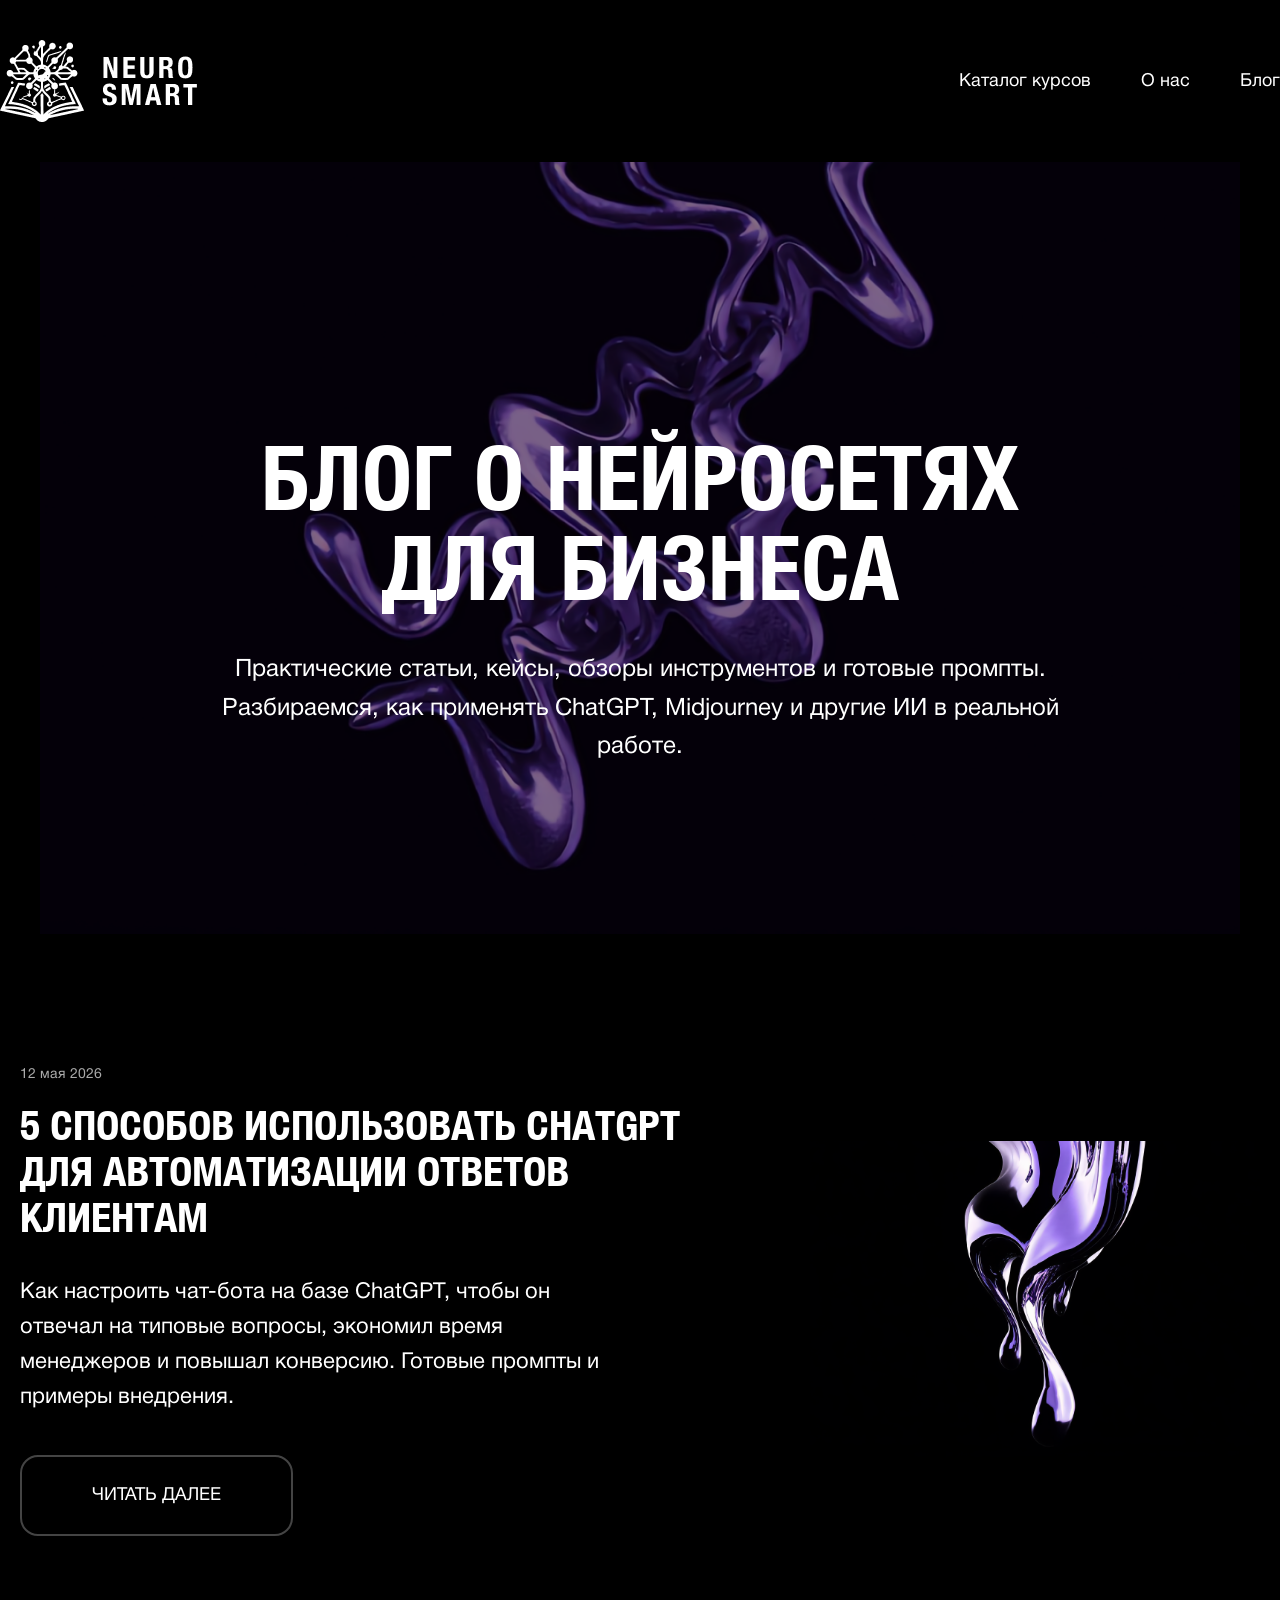
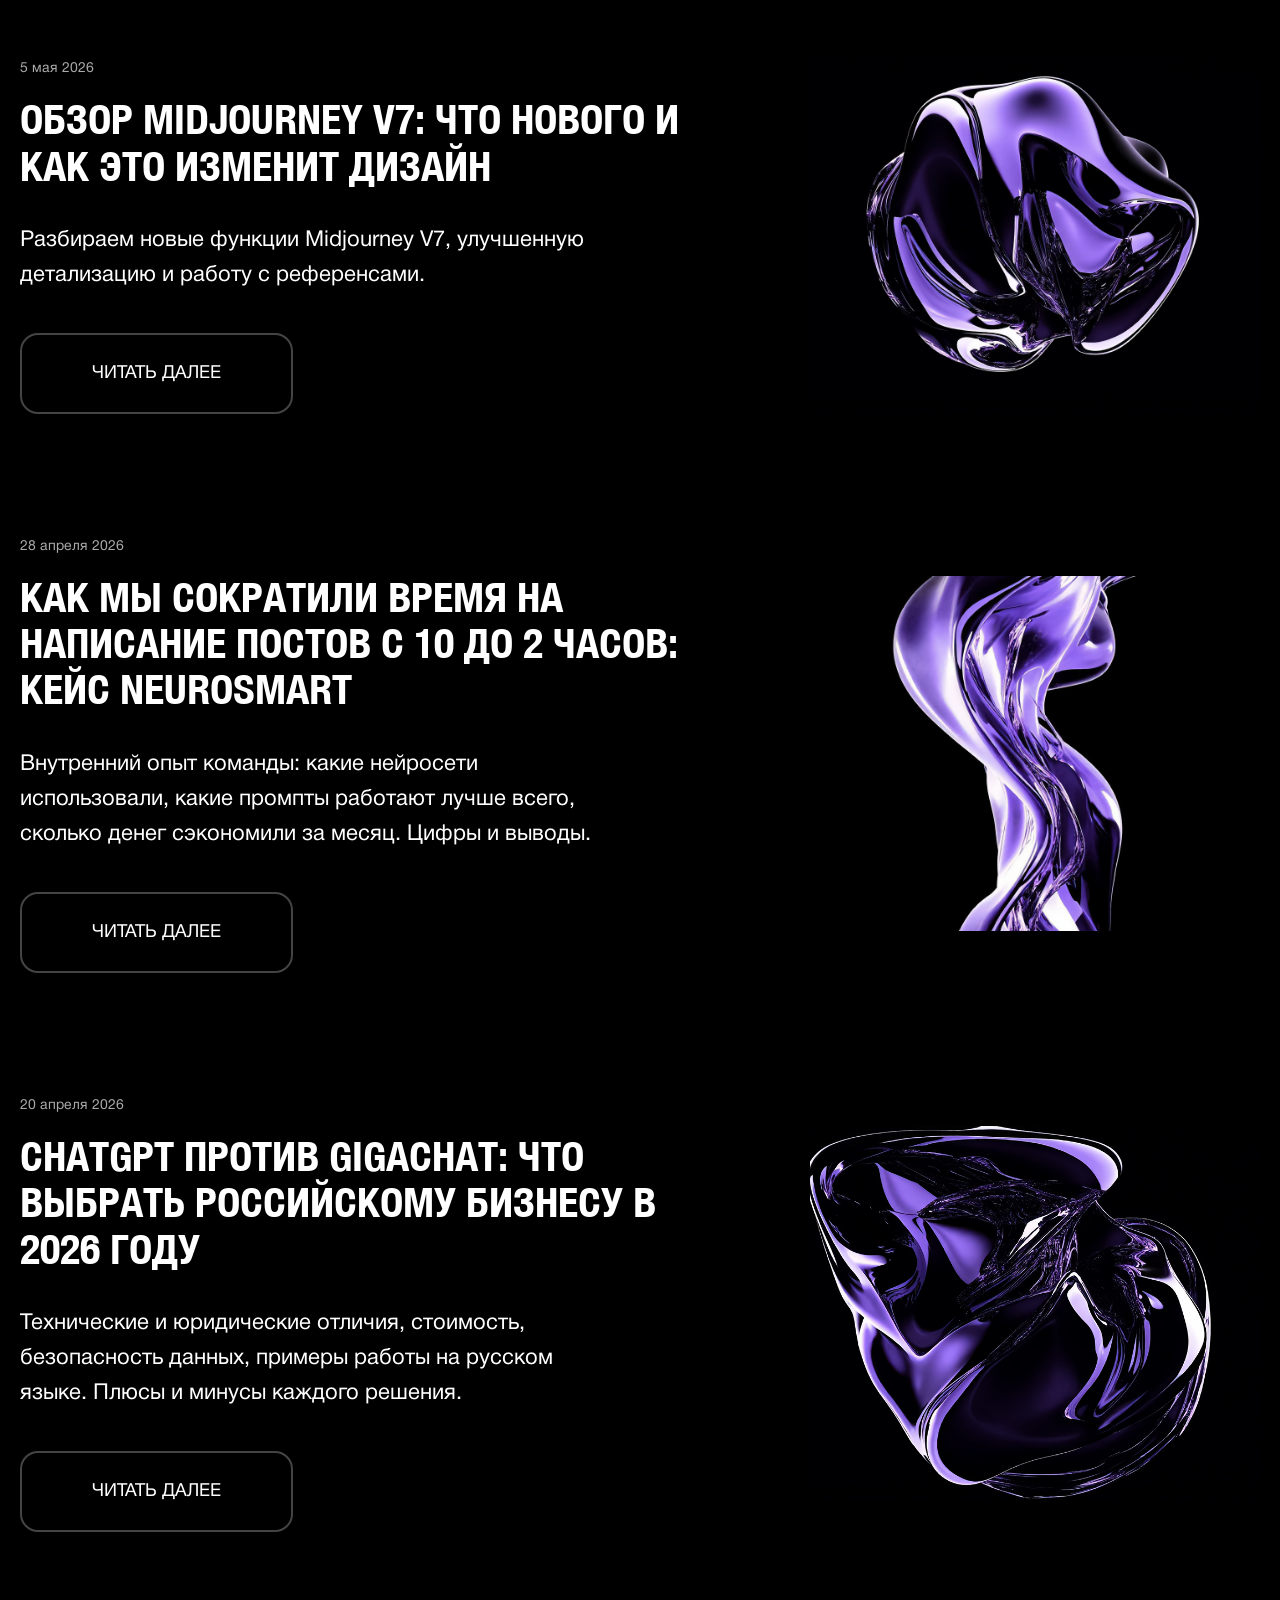
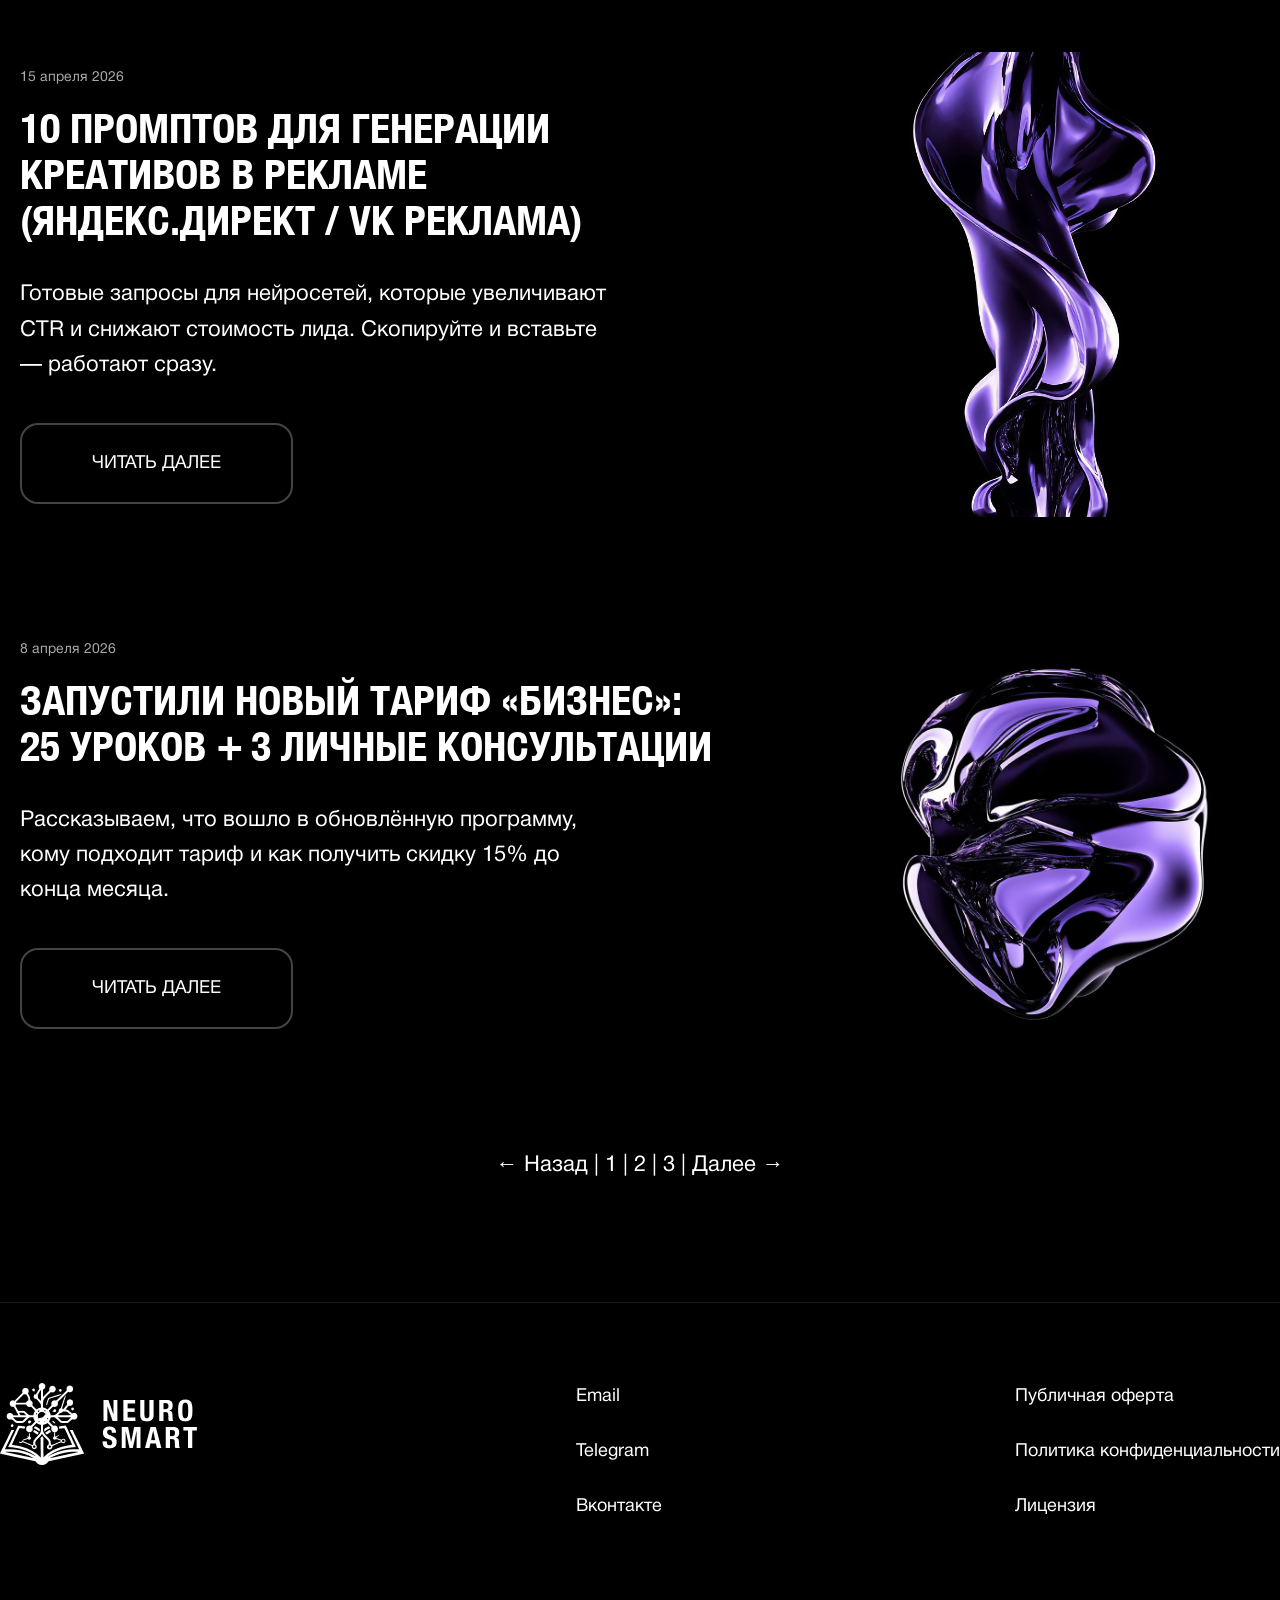
<file: blog.html>
<!DOCTYPE html>
<html lang="ru">
<head>
  <meta charset="UTF-8">
  <meta name="viewport" content="width=device-width, initial-scale=1.0">

  <title>Блог</title>

  <link href="https://cdn.jsdelivr.net/npm/bootstrap@5.3.3/dist/css/bootstrap.min.css" rel="stylesheet">

  <link rel="stylesheet" href="assets/css/style.css">
</head>

<body>

<header class="header container">

    <div class="logo">
        <a href="index.html" class="logo">
        <img src="assets/images/лого.png" alt="">
    </a>
    </div>

    <nav class="nav">
        <a href="#">Каталог курсов</a>
        <a href="about.html">О нас</a>
        <a href="blog.html">Блог</a>
    </nav>

</header>


<section class="blog-hero">

    <div class="blog-bg">
        <img src="assets/images/blog-hero.png" alt="">
    </div>

    <div class="blog-content">
        <h1>БЛОГ О НЕЙРОСЕТЯХ<br>ДЛЯ БИЗНЕСА</h1>

        <p>
            Практические статьи, кейсы, обзоры инструментов и готовые промпты.
            Разбираемся, как применять ChatGPT, Midjourney и другие ИИ в реальной работе.
        </p>
    </div>

</section>


<section class="blog-list container">

    <div class="blog-card">

        <div class="blog-text">
            <span>12 мая 2026</span>

            <h2>
                5 СПОСОБОВ ИСПОЛЬЗОВАТЬ CHATGPT
                ДЛЯ АВТОМАТИЗАЦИИ ОТВЕТОВ КЛИЕНТАМ
            </h2>

            <p>
                Как настроить чат-бота на базе ChatGPT,
                чтобы он отвечал на типовые вопросы,
                экономил время менеджеров и повышал конверсию. 
                Готовые промпты и примеры внедрения.
            </p>

            <button>ЧИТАТЬ ДАЛЕЕ</button>
        </div>

        <div class="blog-image">
            <img src="assets/images/blog1.png" alt="">
        </div>

    </div>


    <div class="blog-card">

        <div class="blog-text">
            <span>5 мая 2026</span>

            <h2>
                ОБЗОР MIDJOURNEY V7:
                ЧТО НОВОГО И КАК ЭТО ИЗМЕНИТ ДИЗАЙН
            </h2>

            <p>
                Разбираем новые функции Midjourney V7,
                улучшенную детализацию и работу с референсами.
            </p>

            <button>ЧИТАТЬ ДАЛЕЕ</button>
        </div>

        <div class="blog-image">
            <img src="assets/images/blog2.png" alt="">
        </div>

    </div>


    <div class="blog-card">

        <div class="blog-text">
            <span>28 апреля 2026</span>

            <h2>
                Как мы сократили время на написание постов с 10 до 2 часов: кейс NeuroSmart
            </h2>

            <p>
                Внутренний опыт команды:
                какие нейросети использовали,
                какие промпты работают лучше всего, сколько денег сэкономили за месяц. Цифры и выводы.
            </p>

            <button>ЧИТАТЬ ДАЛЕЕ</button>
        </div>

        <div class="blog-image">
            <img src="assets/images/blog3.png" alt="">
        </div>

    </div>


    <div class="blog-card">

        <div class="blog-text">
            <span>20 апреля 2026</span>

            <h2>
                CHATGPT ПРОТИВ GIGACHAT:
                ЧТО ВЫБРАТЬ РОССИЙСКОМУ БИЗНЕСУ в 2026 году
            </h2>

            <p>
                Технические и юридические отличия, стоимость, безопасность данных, примеры работы на русском языке. Плюсы и минусы каждого решения.
            </p>

            <button>ЧИТАТЬ ДАЛЕЕ</button>
        </div>

        <div class="blog-image">
            <img src="assets/images/blog4.png" alt="">
        </div>

    </div>

    <div class="blog-card">

        <div class="blog-text">
            <span>15 апреля 2026</span>

            <h2>
                10 промптов для генерации креативов в рекламе (Яндекс.Директ / VK Реклама)
            </h2>

            <p>
                Готовые запросы для нейросетей, которые увеличивают CTR и снижают стоимость лида. Скопируйте и вставьте — работают сразу.
            </p>

            <button>ЧИТАТЬ ДАЛЕЕ</button>
        </div>

        <div class="blog-image">
            <img src="assets/images/blog5.png" alt="">
        </div>

    </div>

    <div class="blog-card">

        <div class="blog-text">
            <span>8 апреля 2026</span>

            <h2>
                Запустили новый тариф «Бизнес»: 25 уроков + 3 личные консультации
            </h2>

            <p>
                Рассказываем, что вошло в обновлённую программу, кому подходит тариф и как получить скидку 15% до конца месяца. </p>

            <button>ЧИТАТЬ ДАЛЕЕ</button>
        </div>

        <div class="blog-image">
            <img src="assets/images/blog6.png" alt="">
        </div>

    </div>

</section>


<div class="pagination">
    ← Назад | 1 | 2 | 3 | Далее →
</div>


<footer class="footer container">
    <div class="logo">
        <a href="index.html" class="logo">
         <img src="assets/images/лого.png" alt="">
    </a>
    </div>

    <div class="contacts">
        <p>Email</p>
        <p>Telegram</p>
        <p>Вконтакте</p>
    </div>

    <div class="docs">
        <p>Публичная оферта</p>
        <p>Политика конфиденциальности</p>
        <p>Лицензия</p>
    </div>
</footer>

</body>
</html>
</file>
<file: assets/css/style.css>
@font-face {
    font-family: 'Helvetica Neue Condensed';
    src: url('../fonts/Helvetica-Neue\ Cond\ Bold.ttf') format('truetype');
    font-weight: normal;
    font-style: normal;
}

@font-face {
    font-family: 'Helvetica Neue';
    src: url('../fonts/HelveticaNeue-Roman.otf') format('opentype');
    font-weight: normal;
    font-style: normal;
}

* {
    margin: 0;
    padding: 0;
    box-sizing: border-box;
}

body {
    background: #000;
    color: #fff;
    font-family: 'Helvetica Neue', Arial, sans-serif;
    overflow-x: hidden;
}

.container {
    max-width: 1360px;
    margin: 0 auto;
    padding: 0 20px;
}



.header {
    display: flex;
    justify-content: space-between;
    align-items: center;
    padding: 40px 0;
}

.logo {
    display: flex;
    align-items: center;
    gap: 15px;
}

.logo-icon {
    width: 60px;
    height: 60px;
    background: white;
    border-radius: 8px;
}

.logo-text {
    font-family: 'Helvetica Neue', sans-serif;
    font-size: 24px;
    font-weight: 700;
    line-height: 1;
    text-transform: uppercase;
    letter-spacing: 2px;
}

.nav {
    display: flex;
    gap: 50px;
}

.nav a {
    text-decoration: none;
    color: white;
    font-size: 18px;
    font-family: 'Helvetica Neue', sans-serif;
    transition: 0.3s;
}

.nav a:hover {
    color: #2298F0;
}



.hero {
    display: flex;
    justify-content: space-between;
    align-items: center;
    gap: 50px;
    padding: 0px 0 80px;
}

.hero-content {
    display: flex;
    flex-direction: column;
    gap: 30px;
    max-width: 600px;
}

.hero h1 {
    font-family: 'Helvetica Neue Condensed', sans-serif;
    font-size: 65px;
    line-height: 1.05;
    text-transform: uppercase;
}

.hero p {
    font-size: 24px;
    line-height: 1.5;
    max-width: 500px;
}

.hero span {
    font-size: 18px;
}

.hero-image img {
    width: 1000px;
    max-width: 100%;
}



button {
    background: #2298F0;
    border: none;
    color: white;
    font-family: 'Helvetica Neue', sans-serif;
    font-size: 18px;
    text-transform: uppercase;
    padding: 30px 120px;
    border-radius: 18px;
    cursor: pointer;
    transition: 0.3s;
    width: fit-content;
}

button:hover {
    background: #1b7dcc;
}



h2 {
    font-family: 'Helvetica Neue Condensed', sans-serif;
    font-size: 42px;
    text-transform: uppercase;
    text-align: center;
    margin-bottom: 70px;
}



.advantages {
    padding: 100px 0;
}

.advantages-list {
    display: flex;
    justify-content: space-between;
    gap: 30px;
}

.card {
    flex: 1;
    display: flex;
    flex-direction: column;
    align-items: center;
    text-align: center;
    gap: 20px;
}

.card img {
    width: 155px;
    height: 155px;
}

.card h3 {
    font-family: 'Helvetica Neue Condensed', sans-serif;
    font-size: 24px;
    text-transform: uppercase;
}

.card p {
    font-size: 18px;
    line-height: 1.5;
}



.tariffs {
    padding: 120px 0;
}

.tariff-list {
    display: flex;
    justify-content: space-between;
    gap: 20px;
}

.tariff-card {
    background: #2D1B4E;
    border-radius: 25px;
    padding: 40px 30px;
    flex: 1;

    display: flex;
    flex-direction: column;
    align-items: center;
    text-align: center;
}

.tariff-card h3 {
    font-family: 'Helvetica Neue Condensed', sans-serif;
    font-size: 45px;
    text-transform: uppercase;
    margin-bottom: 20px; 
}

.tariff-card p {
    font-size: 18px;
    line-height: 1.5;
    margin-bottom: 30px; 
    max-width: 320px;
}

.tariff-card button {
    margin-top: auto;
}


.checklist {
    display: flex;
    justify-content: space-between;
    align-items: center;
    gap: 30px;
    padding: 10px 0;
}

.checklist-content {
    max-width: 420px;
    display: flex;
    flex-direction: column;
    gap: 20px;
}

.checklist-content h2 {
    text-align: left;
    margin-bottom: 0;
}

.checklist-content p {
    font-size: 20px;
    line-height: 1.5;
}

.checklist input {
    width: 100%;
    padding: 20px;
    background: transparent;
    border: 1px solid white;
    color: white;
    font-size: 18px;
    font-family: 'Helvetica Neue', sans-serif;
}

.checklist input::placeholder {
    color: #aaa;
}

.checklist-image img {
    width: 650px;
    transform: rotate(10deg);
}


.cta {
    text-align: center;
    padding: 80px 0;
}

.cta h2 {
    margin-bottom: 20px;
}

.cta p {
    font-size: 22px;
}


.footer {
    display: flex;
    justify-content: space-between;
    align-items: flex-start;
    padding: 80px 0;
    border-top: 1px solid rgba(255,255,255,0.1);
}

.contacts,
.docs {
    display: flex;
    flex-direction: column;
    gap: 12px;
    font-size: 18px;
    line-height: 1.5;
}



@media (max-width: 1024px) {
    .hero,
    .checklist,
    .advantages-list,
    .tariff-list,
    .footer {
        flex-direction: column;
        text-align: center;
    }

    .hero-content,
    .checklist-content {
        align-items: center;
        max-width: 100%;
    }

    .checklist-content h2 {
        text-align: center;
    }

    .hero h1 {
        font-size: 52px;
    }

    h2 {
        font-size: 34px;
    }

    .nav {
        gap: 25px;
    }
}


.about-hero {
    min-height: 100vh;
    display: flex;
    justify-content: center;
    align-items: center;
    position: relative;
    overflow: hidden;
    text-align: center;
}

.about-hero img {
    width: 1200px;
    max-width: 100%;
    animation: floating 5s ease-in-out infinite;
}

.about-hero h1 {
    position: absolute;
    font-family: 'Helvetica Neue Condensed', sans-serif;
    font-size: 90px;
    text-transform: uppercase;
}

@keyframes floating {

    0% {
        transform: translateY(0);
    }

    50% {
        transform: translateY(-20px);
    }

    100% {
        transform: translateY(0);
    }
}


.history {
    padding: 40px 0;
}

.history-content {
    display: flex;
    align-items: center;
    justify-content: center;
    gap: 80px;
}

.history-image img {
    width: 600px;
    max-width: 100%;
}

.history-text {
    max-width: 550px;
    display: flex;
    flex-direction: column;
    justify-content: center;
}

.history-text h2 {
    margin-bottom: 40px;
    text-align: left;
}

.history-text p {
    font-size: 20px;
    line-height: 1.7;
    margin-bottom: 25px;
}



.experts {
    padding: 0px 0;
}

.expert {
    display: flex;
    align-items: center;
    justify-content: space-between;
    gap: 60px;
    margin-bottom: 120px;
}

.expert.reverse {
    flex-direction: row-reverse;
}

.expert-image img {
    width: 420px;
    max-width: 100%;
}

.expert-info {
    max-width: 600px;
}

.expert-info h3 {
    font-family: 'Helvetica Neue Condensed', sans-serif;
    font-size: 48px;
    text-transform: uppercase;
    margin-bottom: 25px;
}

.expert-info p {
    font-size: 20px;
    line-height: 1.7;
}


.certificates {
    padding: 0px 0;
}

.swiper {
    width: 100%;
    height: 500px;
    overflow: hidden;
}

.swiper-wrapper {
    display: flex;
    align-items: center;
}

.swiper-slide {
    display: flex;
    justify-content: center;
    align-items: center;
    flex-shrink: 0;
}

.swiper-slide img {
    width: 700px;
    height: auto;
    border-radius: 20px;
    display: block;
}

.swiper-pagination-bullet {
    background: white;
}

.swiper-slide {
    display: flex;
    justify-content: center;
}

.swiper-slide img {
    width: 100%;
    max-width: 800px;
    border-radius: 20px;
}

.swiper-pagination {
    margin-top: 20px;
}

.certificate-slide img {
    width: 100%;
    border-radius: 20px;
}

.swiper-button-next,
.swiper-button-prev {
    color: white;
}

.swiper-pagination-bullet {
    background: white;
}



.reviews {
    padding: 120px 0;
}

.reviews-list {
    display: flex;
    gap: 30px;
}

.review-card {
    background: #111;
    border-radius: 20px;
    padding: 35px;
    flex: 1;
}

.review-card h3 {
    font-family: 'Helvetica Neue Condensed', sans-serif;
    font-size: 28px;
    margin-bottom: 20px;
}

.review-card p {
    font-size: 18px;
    line-height: 1.7;
}



@media (max-width: 1024px) {

    .history-content,
    .expert,
    .expert.reverse,
    .reviews-list {
        flex-direction: column;
        text-align: center;
    }

    .about-hero h1 {
        font-size: 60px;
    }

    .expert-info h3 {
        font-size: 36px;
    }

    .history-text,
    .expert-info {
        max-width: 100%;
    }

}

@media (max-width: 768px) {

    .about-hero h1 {
        font-size: 42px;
    }

    .history-text p,
    .expert-info p,
    .review-card p {
        font-size: 16px;
    }

}
.blog-hero {
    min-height: 100vh;
    position: relative;

    display: flex;
    justify-content: center;
    align-items: center;

    text-align: center;
    overflow: hidden;
}

.blog-bg img {
    position: absolute;
    top: 0;
    left: 50%;
    transform: translateX(-50%);
    width: 1200px;
    opacity: 0.9;
}

.blog-content {
    position: relative;
    z-index: 2;
    max-width: 850px;
}

.blog-content h1 {
    font-family: 'Helvetica Neue Condensed', sans-serif;
    font-size: 90px;
    line-height: 1;
    text-transform: uppercase;
    margin-bottom: 30px;
}

.blog-content p {
    font-size: 24px;
    line-height: 1.6;
}



.blog-list {
    display: grid;
    gap: 120px;
    padding-bottom: 120px;
}

.blog-card {
    display: grid;
    grid-template-columns: 1fr 450px;
    align-items: center;
    gap: 80px;
}

.blog-text span {
    font-size: 14px;
    color: #aaa;
}

.blog-text h2 {
    font-family: 'Helvetica Neue Condensed', sans-serif;
    font-size: 42px;
    line-height: 1.1;
    text-align: left;
    margin: 20px 0 30px;
}

.blog-text p {
    font-size: 22px;
    line-height: 1.6;
    margin-bottom: 40px;
    max-width: 600px;
}

.blog-text button {
    background: transparent;
    border: 2px solid #444;
    padding: 25px 70px;
}

.blog-text button:hover {
    border-color: white;
}

.blog-image img {
    width: 100%;
    max-width: 600px;
}


.pagination {
    display: flex;
    justify-content: center;
    align-items: center;

    width: 100%;

    padding-bottom: 120px;

    font-size: 22px;
}


@media (max-width: 1024px) {

    .blog-card {
        grid-template-columns: 1fr;
        text-align: center;
    }

    .blog-text h2 {
        text-align: center;
    }

    .blog-text p {
        margin: 0 auto 40px;
    }

    .blog-image {
        display: flex;
        justify-content: center;
    }

    .blog-content h1 {
        font-size: 56px;
    }

}



@media (max-width: 768px) {

    .blog-content h1 {
        font-size: 42px;
    }

    .blog-content p,
    .blog-text p {
        font-size: 18px;
    }

    .blog-text h2 {
        font-size: 30px;
    }

}

.popup-overlay {
            display: none;
            position: fixed;
            top: 0;
            left: 0;
            width: 100%;
            height: 100%;
            background: rgba(0, 0, 0, 0.6);
            backdrop-filter: blur(5px);
            z-index: 1000;
            justify-content: center;
            align-items: center;
            animation: fadeIn 0.3s ease;
        }

        .popup-overlay.active {
            display: flex;
        }

        .popup {
            background: #fff;
            padding: 40px;
            border-radius: 20px;
            max-width: 450px;
            width: 90%;
            position: relative;
            box-shadow: 0 20px 60px rgba(0, 0, 0, 0.3);
            animation: slideUp 0.4s ease;
        }

        .popup-close {
            position: absolute;
            top: 30px;
            right: 30px;
            background: transparent !important;
            color: #6c63ff;
            border: none;
            padding: 0;
            margin: 0;
            width: auto !important;
            height: auto !important;
        }

        .popup-close:hover {
            color: #333;
            background: none;
        }

        .popup h2 {
            font-size: 24px;
            margin-bottom: 10px;
            color: #1a1a2e;
        }

        .popup p {
            font-size: 14px;
            color: #666;
            margin-bottom: 25px;
            line-height: 1.6;
        }

        .popup input {
            width: 100%;
            padding: 14px 18px;
            border: 2px solid #e0e0e0;
            border-radius: 12px;
            font-size: 16px;
            transition: border-color 0.3s;
            box-sizing: border-box;
        }

        .popup input:focus {
            outline: none;
            border-color: #6c63ff;
        }

        .popup input.error {
            border-color: #ff4757;
            background: #fff5f5;
        }

        .popup .error-message {
            color: #ff4757;
            font-size: 13px;
            margin-top: 8px;
            display: none;
        }

        .popup .error-message.show {
            display: block;
        }

        .popup button:not(.popup-close) {
            width: 100%;
            padding: 14px;
            background: #6c63ff;
            color: #fff;
            border: none;
            border-radius: 12px;
            font-size: 18px;
            font-weight: 600;
            cursor: pointer;
            transition: background 0.3s, transform 0.2s;
            margin-top: 15px;
        }

        .popup button:not(.popup-close):hover {
            background: #5a52e0;
        }

        .popup button:active {
            transform: scale(0.98);
        }

    
        .success-popup .popup {
            text-align: center;
        }

        .success-popup .success-icon {
            font-size: 56px;
            margin-bottom: 10px;
        }

        .success-popup h2 {
            color: #2ecc71;
        }

        .success-popup p {
            color: #555;
            margin-bottom: 20px;
        }

        .success-popup .popup-close {
            color: #2ecc71;
        }

        
        @keyframes fadeIn {
            from { opacity: 0; }
            to { opacity: 1; }
        }

        @keyframes slideUp {
            from {
                opacity: 0;
                transform: translateY(30px) scale(0.95);
            }
            to {
                opacity: 1;
                transform: translateY(0) scale(1);
            }
        }

        
        @media (max-width: 480px) {
            .popup {
                padding: 30px 20px;
            }

            .popup h2 {
                font-size: 20px;
            }
        }
</file>
